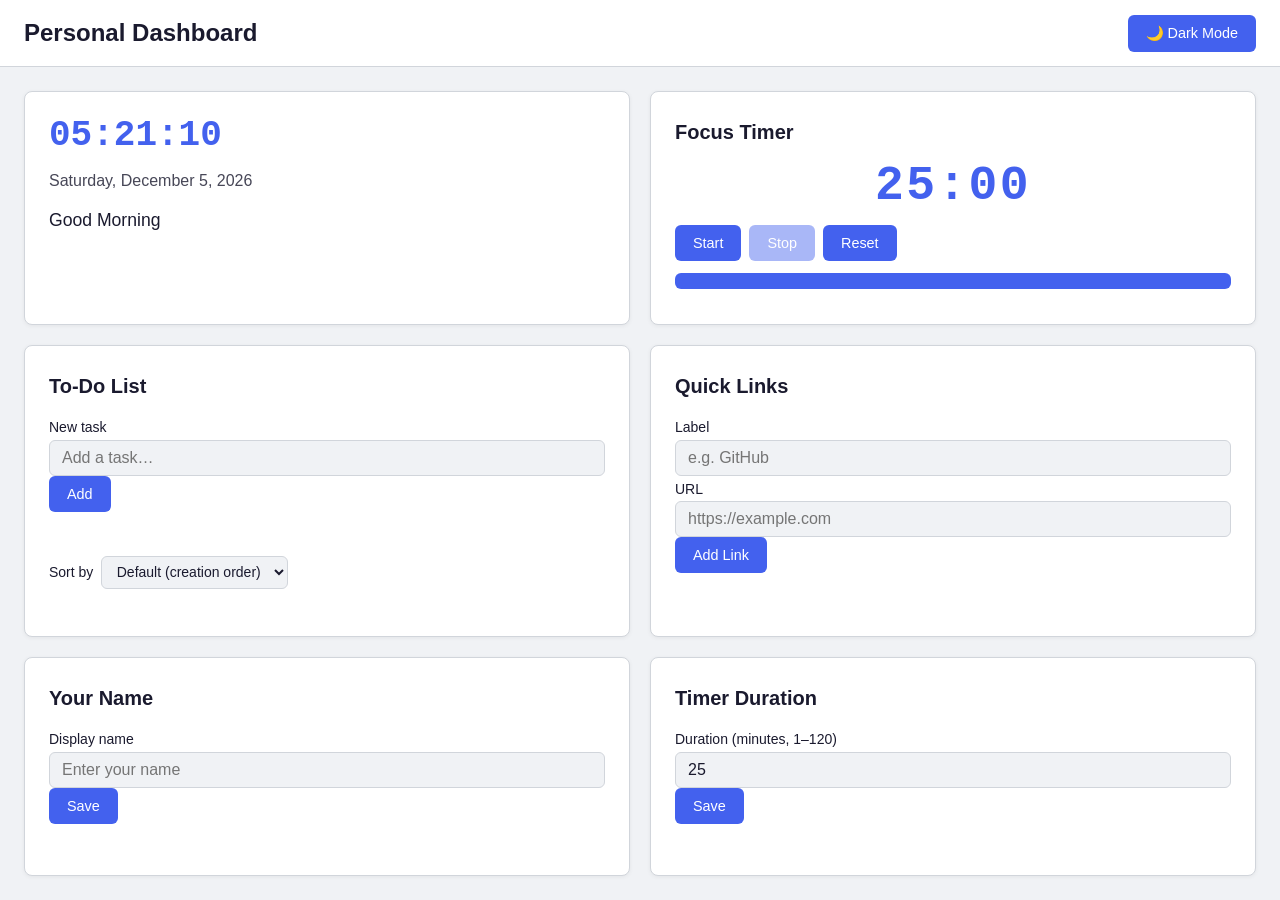
<file: index.html>
<!DOCTYPE html>
<html lang="en">
  <head>
    <meta charset="UTF-8" />
    <meta name="viewport" content="width=device-width, initial-scale=1.0" />
    <title>Personal Dashboard</title>

    <!-- Theme flash-prevention: apply saved theme before first paint -->
    <script>
      (function () {
        try {
          var theme = localStorage.getItem('theme') || 'light';
          document.documentElement.dataset.theme = theme;
        } catch (e) {
          document.documentElement.dataset.theme = 'light';
        }
      })();
    </script>

    <link rel="stylesheet" href="css/style.css" />
  </head>
  <body>
    <div id="app">
      <!-- Header: Theme toggle -->
      <header class="dashboard-header">
        <h1 class="dashboard-title">Personal Dashboard</h1>
        <div id="theme-toggle">
          <button id="theme-toggle-btn" aria-label="Toggle light/dark theme">
            🌙 Dark Mode
          </button>
        </div>
      </header>

      <main class="dashboard-main">
        <!-- Greeting Section: time, date, personalized greeting -->
        <section id="greeting-section" class="widget widget--greeting" aria-label="Greeting and clock">
          <p class="greeting-time">--:--:--</p>
          <p class="greeting-date">---</p>
          <p class="greeting-message">---</p>
        </section>

        <!-- Name Settings: user name input -->
        <section id="name-settings" class="widget widget--name-settings" aria-label="Name settings">
          <h2>Your Name</h2>
          <form id="name-form" autocomplete="off">
            <label for="name-input">Display name</label>
            <input
              type="text"
              id="name-input"
              name="name"
              placeholder="Enter your name"
              maxlength="100"
            />
            <button type="submit">Save</button>
          </form>
        </section>

        <!-- Focus Timer: Pomodoro countdown -->
        <section id="focus-timer" class="widget widget--timer" aria-label="Focus timer">
          <h2>Focus Timer</h2>
          <div id="timer-display" class="timer-display" aria-live="polite" aria-label="Timer countdown">
            25:00
          </div>
          <div class="timer-controls">
            <button id="timer-start" type="button">Start</button>
            <button id="timer-stop" type="button" disabled>Stop</button>
            <button id="timer-reset" type="button">Reset</button>
          </div>
          <div id="timer-alert" class="timer-alert" role="alert" aria-live="assertive" hidden></div>
        </section>

        <!-- Duration Settings: Pomodoro duration input -->
        <section id="duration-settings" class="widget widget--duration-settings" aria-label="Duration settings">
          <h2>Timer Duration</h2>
          <form id="duration-form" autocomplete="off">
            <label for="duration-input">Duration (minutes, 1–120)</label>
            <input
              type="number"
              id="duration-input"
              name="duration"
              min="1"
              max="120"
              value="25"
            />
            <button type="submit">Save</button>
          </form>
          <p id="duration-error" class="error-msg" role="alert" hidden></p>
        </section>

        <!-- To-Do List: task manager -->
        <section id="todo-list" class="widget widget--todo" aria-label="To-do list">
          <h2>To-Do List</h2>
          <form id="todo-form" autocomplete="off">
            <label for="todo-input">New task</label>
            <input
              type="text"
              id="todo-input"
              name="task"
              placeholder="Add a task…"
              maxlength="200"
            />
            <button type="submit">Add</button>
          </form>
          <p id="todo-error" class="error-msg" role="alert" hidden></p>
          <p id="todo-warn" class="warn-msg" role="alert" hidden></p>

          <div class="todo-controls">
            <label for="sort-select">Sort by</label>
            <select id="sort-select" name="sort">
              <option value="default">Default (creation order)</option>
              <option value="alpha-asc">Alphabetical A–Z</option>
              <option value="alpha-desc">Alphabetical Z–A</option>
              <option value="completed-last">Completed Last</option>
              <option value="completed-first">Completed First</option>
            </select>
          </div>

          <ul id="task-list" class="task-list" aria-label="Tasks" aria-live="polite"></ul>
        </section>

        <!-- Quick Links: bookmark buttons -->
        <section id="quick-links" class="widget widget--quick-links" aria-label="Quick links">
          <h2>Quick Links</h2>
          <form id="links-form" autocomplete="off">
            <label for="link-label-input">Label</label>
            <input
              type="text"
              id="link-label-input"
              name="label"
              placeholder="e.g. GitHub"
              maxlength="100"
            />
            <label for="link-url-input">URL</label>
            <input
              type="url"
              id="link-url-input"
              name="url"
              placeholder="https://example.com"
              maxlength="2048"
            />
            <button type="submit">Add Link</button>
          </form>
          <p id="links-error" class="error-msg" role="alert" hidden></p>

          <ul id="links-list" class="links-list" aria-label="Saved links" aria-live="polite"></ul>
        </section>
      </main>

      <!-- Storage-unavailable banner (shown by JS when localStorage is inaccessible) -->
      <div id="storage-banner" class="storage-banner" role="alert" aria-live="polite" hidden>
        Local storage unavailable. Changes won't be saved.
      </div>
    </div>

    <script src="js/app.js" defer></script>
  </body>
</html>
</file>
<file: css/style.css>
/* ============================================================
   Personal Dashboard — Stylesheet
   Requirements: 9.1, 9.2, 10.2
   ============================================================ */

/* ------------------------------------------------------------
   1. CSS Custom Properties — Light Theme (default)
   ------------------------------------------------------------ */
:root {
  /* Background of the page */
  --bg: #f0f2f5;
  /* Surface color for cards / panels */
  --surface: #ffffff;
  /* Primary text color */
  --text: #1a1a2e;
  /* Accent / interactive color */
  --accent: #4361ee;
  /* Border color */
  --border: #d1d5db;
  /* Inline error / validation message color */
  --error: #dc2626;
  /* Inline warning / duplicate message color */
  --warn: #d97706;
}

/* ------------------------------------------------------------
   2. CSS Custom Properties — Dark Theme Override
   ------------------------------------------------------------ */
[data-theme="dark"] {
  --bg: #0f172a;
  --surface: #1e293b;
  --text: #e2e8f0;
  --accent: #818cf8;
  --border: #334155;
  --error: #f87171;
  --warn: #fbbf24;
}

/* ------------------------------------------------------------
   3. Basic Reset
   ------------------------------------------------------------ */
*,
*::before,
*::after {
  box-sizing: border-box;
  margin: 0;
  padding: 0;
}

/* ------------------------------------------------------------
   4. Body Defaults
   ------------------------------------------------------------ */
body {
  font-family: -apple-system, BlinkMacSystemFont, "Segoe UI", Roboto, Oxygen,
    Ubuntu, Cantarell, "Open Sans", "Helvetica Neue", sans-serif;
  font-size: 16px;
  line-height: 1.6;
  background-color: var(--bg);
  color: var(--text);
  min-height: 100vh;
  transition: background-color 0.2s ease, color 0.2s ease;
}

/* ============================================================
   5. Layout — App Shell
   ============================================================ */

#app {
  display: flex;
  flex-direction: column;
  min-height: 100vh;
}

/* ============================================================
   6. Dashboard Header (task 10.1)
   ============================================================ */

.dashboard-header {
  display: flex;
  align-items: center;
  justify-content: space-between;
  gap: 1rem;
  padding: 0.875rem 1.5rem;
  background-color: var(--surface);
  border-bottom: 1px solid var(--border);
  position: sticky;
  top: 0;
  z-index: 100;
}

.dashboard-title {
  font-size: 1.5rem;
  font-weight: 700;
  color: var(--text);
  margin: 0;
}

/* ============================================================
   7. Main Grid Layout (task 10.1)
   Requirements: 10.2
   ============================================================ */

.dashboard-main {
  flex: 1;
  display: grid;
  gap: 1.25rem;
  padding: 1.5rem;
  /* Mobile-first: single column */
  grid-template-columns: 1fr;
  grid-template-areas:
    "greeting"
    "timer"
    "todo"
    "links"
    "name-settings"
    "duration-settings";
}

/* Two columns: 640 px – 1023 px */
@media (min-width: 640px) {
  .dashboard-main {
    grid-template-columns: 1fr 1fr;
    grid-template-areas:
      "greeting       timer"
      "todo           todo"
      "links          links"
      "name-settings  duration-settings";
  }
}

/* Full layout: 1024 px and above */
@media (min-width: 1024px) {
  .dashboard-main {
    grid-template-columns: 1fr 1fr;
    grid-template-areas:
      "greeting          timer"
      "todo              links"
      "name-settings     duration-settings";
  }
}

/* Map each section to its grid area */
#greeting-section    { grid-area: greeting; }
#focus-timer         { grid-area: timer; }
#todo-list           { grid-area: todo; }
#quick-links         { grid-area: links; }
#name-settings       { grid-area: name-settings; }
#duration-settings   { grid-area: duration-settings; }

/* ============================================================
   8. Widget Cards (task 10.1)
   ============================================================ */

.widget {
  background-color: var(--surface);
  border: 1px solid var(--border);
  border-radius: 8px;
  padding: 1.5rem;
  box-shadow: 0 1px 4px rgba(0, 0, 0, 0.06);
  display: flex;
  flex-direction: column;
  gap: 0.75rem;
  transition: background-color 0.2s ease, border-color 0.2s ease;
}

/* ============================================================
   9. Typography (task 10.1)
   ============================================================ */

h2 {
  font-size: 1.25rem;
  font-weight: 600;
  color: var(--text);
  margin: 0;
}

label {
  font-size: 0.875rem;
  color: var(--text);
}

/* ============================================================
   10. Greeting Widget (task 10.1)
   ============================================================ */

.greeting-time {
  font-size: 2.25rem;
  font-weight: 700;
  font-family: 'Courier New', Courier, monospace;
  color: var(--accent);
  line-height: 1.1;
}

.greeting-date {
  font-size: 1rem;
  color: var(--text);
  opacity: 0.8;
}

.greeting-message {
  font-size: 1.1rem;
  font-weight: 500;
  color: var(--text);
}

/* ============================================================
   11. Focus Timer Widget (task 10.1 + 10.2)
   ============================================================ */

.timer-display {
  font-family: 'Courier New', Courier, monospace;
  font-size: 3rem;
  font-weight: 700;
  text-align: center;
  color: var(--accent);
  letter-spacing: 0.05em;
  line-height: 1.1;
}

.timer-controls {
  display: flex;
  gap: 0.5rem;
  flex-wrap: wrap;
}

/* Timer alert — visible "Time's up!" notification (task 10.2) */
.timer-alert,
#timer-alert {
  display: block;
  background-color: var(--accent);
  color: #fff;
  font-weight: 600;
  font-size: 0.95rem;
  padding: 0.5rem 0.875rem;
  border-radius: 6px;
  text-align: center;
}

[data-theme="dark"] .timer-alert,
[data-theme="dark"] #timer-alert {
  background-color: var(--accent);
  color: var(--bg);
}

/* ============================================================
   12. Forms — shared input styles (task 10.2)
   ============================================================ */

input[type="text"],
input[type="url"],
input[type="number"] {
  width: 100%;
  padding: 0.5rem 0.75rem;
  font-size: 1rem;
  color: var(--text);
  background-color: var(--bg);
  border: 1px solid var(--border);
  border-radius: 6px;
  outline: none;
  transition: border-color 0.15s ease, box-shadow 0.15s ease;
}

input[type="text"]:focus,
input[type="url"]:focus,
input[type="number"]:focus {
  border-color: var(--accent);
  box-shadow: 0 0 0 3px color-mix(in srgb, var(--accent) 25%, transparent);
}

/* Inline edit input inside task rows */
.task-edit-input {
  flex: 1;
  padding: 0.25rem 0.5rem;
  font-size: 0.95rem;
  color: var(--text);
  background-color: var(--bg);
  border: 1px solid var(--accent);
  border-radius: 4px;
  outline: none;
}

.task-edit-input:focus {
  box-shadow: 0 0 0 2px color-mix(in srgb, var(--accent) 30%, transparent);
}

/* ============================================================
   13. Buttons (task 10.2)
   ============================================================ */

button {
  display: inline-flex;
  align-items: center;
  justify-content: center;
  gap: 0.25rem;
  padding: 0.5rem 1rem;
  font-size: 0.9rem;
  font-weight: 500;
  color: #fff;
  background-color: var(--accent);
  border: 2px solid transparent;
  border-radius: 6px;
  cursor: pointer;
  transition: background-color 0.15s ease, opacity 0.15s ease, box-shadow 0.15s ease;
}

button:hover:not(:disabled) {
  background-color: color-mix(in srgb, var(--accent) 85%, #000);
}

button:focus-visible {
  outline: 3px solid var(--accent);
  outline-offset: 3px;
}

button:active:not(:disabled) {
  opacity: 0.85;
}

button:disabled {
  opacity: 0.45;
  cursor: not-allowed;
}

/* Secondary / small action buttons */
.task-edit-btn,
.task-delete-btn,
.task-confirm-edit,
.task-cancel-edit {
  padding: 0.25rem 0.6rem;
  font-size: 0.8rem;
}

.task-delete-btn {
  background-color: var(--error);
}

.task-delete-btn:hover:not(:disabled) {
  background-color: color-mix(in srgb, var(--error) 85%, #000);
}

.task-cancel-edit {
  background-color: var(--border);
  color: var(--text);
}

.task-cancel-edit:hover:not(:disabled) {
  background-color: color-mix(in srgb, var(--border) 80%, #000);
}

/* Theme toggle button */
#theme-toggle-btn {
  white-space: nowrap;
}

/* ============================================================
   14. To-Do List (task 10.1 + 10.2)
   ============================================================ */

.task-list {
  list-style: none;
  display: flex;
  flex-direction: column;
  gap: 0.5rem;
  padding: 0;
  margin: 0;
}

.task-item {
  display: flex;
  align-items: center;
  gap: 0.5rem;
  padding: 0.5rem 0.75rem;
  background-color: var(--bg);
  border: 1px solid var(--border);
  border-radius: 6px;
  flex-wrap: wrap;
}

.task-toggle {
  flex-shrink: 0;
  width: 1.1rem;
  height: 1.1rem;
  accent-color: var(--accent);
  cursor: pointer;
}

.task-title {
  flex: 1;
  font-size: 0.95rem;
  color: var(--text);
  word-break: break-word;
}

/* Completed task styling */
.task--completed .task-title {
  text-decoration: line-through;
  opacity: 0.6;
}

/* To-do controls (sort selector row) */
.todo-controls {
  display: flex;
  align-items: center;
  gap: 0.5rem;
  flex-wrap: wrap;
}

/* ============================================================
   15. Sort Selector (task 10.2)
   ============================================================ */

#sort-select {
  padding: 0.4rem 0.65rem;
  font-size: 0.875rem;
  color: var(--text);
  background-color: var(--bg);
  border: 1px solid var(--border);
  border-radius: 6px;
  outline: none;
  cursor: pointer;
  transition: border-color 0.15s ease, box-shadow 0.15s ease;
}

#sort-select:focus {
  border-color: var(--accent);
  box-shadow: 0 0 0 3px color-mix(in srgb, var(--accent) 25%, transparent);
}

/* ============================================================
   16. Quick Links (task 10.1 + 10.2)
   ============================================================ */

.links-list {
  list-style: none;
  padding: 0;
  margin: 0;
  display: flex;
  flex-wrap: wrap;
  gap: 0.5rem;
}

.links-list li {
  display: flex;
  align-items: center;
  gap: 0.35rem;
}

/* The clickable link-open button */
.link-open-btn {
  background-color: var(--bg);
  color: var(--accent);
  border: 1px solid var(--accent);
  border-radius: 6px;
  padding: 0.4rem 0.875rem;
  font-size: 0.875rem;
  font-weight: 500;
  cursor: pointer;
  transition: background-color 0.15s ease, color 0.15s ease, box-shadow 0.15s ease;
}

.link-open-btn:hover:not(:disabled) {
  background-color: var(--accent);
  color: #fff;
}

.link-open-btn:focus-visible {
  outline: 3px solid var(--accent);
  outline-offset: 3px;
}

/* Delete button beside each link */
.link-delete-btn {
  padding: 0.25rem 0.5rem;
  font-size: 0.8rem;
  background-color: var(--error);
}

.link-delete-btn:hover:not(:disabled) {
  background-color: color-mix(in srgb, var(--error) 85%, #000);
}

/* ============================================================
   17. Inline validation messages (task 10.2)
   Requirements: 9.1, 9.2
   ============================================================ */

.error-msg,
.task-edit-error {
  display: block;
  font-size: 0.8rem;
  color: var(--error);
  margin-top: 0.25rem;
}

.warn-msg {
  display: block;
  font-size: 0.8rem;
  color: var(--warn);
  margin-top: 0.25rem;
}

/* ============================================================
   18. Storage unavailable banner (task 10.2)
   ============================================================ */

.storage-banner,
#storage-banner {
  position: sticky;
  top: 0;
  z-index: 200;
  padding: 0.6rem 1.5rem;
  background-color: var(--warn);
  color: #fff;
  font-size: 0.875rem;
  font-weight: 500;
  text-align: center;
  border-bottom: 2px solid color-mix(in srgb, var(--warn) 70%, #000);
}

[data-theme="dark"] .storage-banner,
[data-theme="dark"] #storage-banner {
  color: var(--bg);
}

/* ============================================================
   19. Utility: visually-hidden (accessibility helper)
   ============================================================ */

.sr-only {
  position: absolute;
  width: 1px;
  height: 1px;
  padding: 0;
  margin: -1px;
  overflow: hidden;
  clip: rect(0, 0, 0, 0);
  white-space: nowrap;
  border-width: 0;
}
</file>
